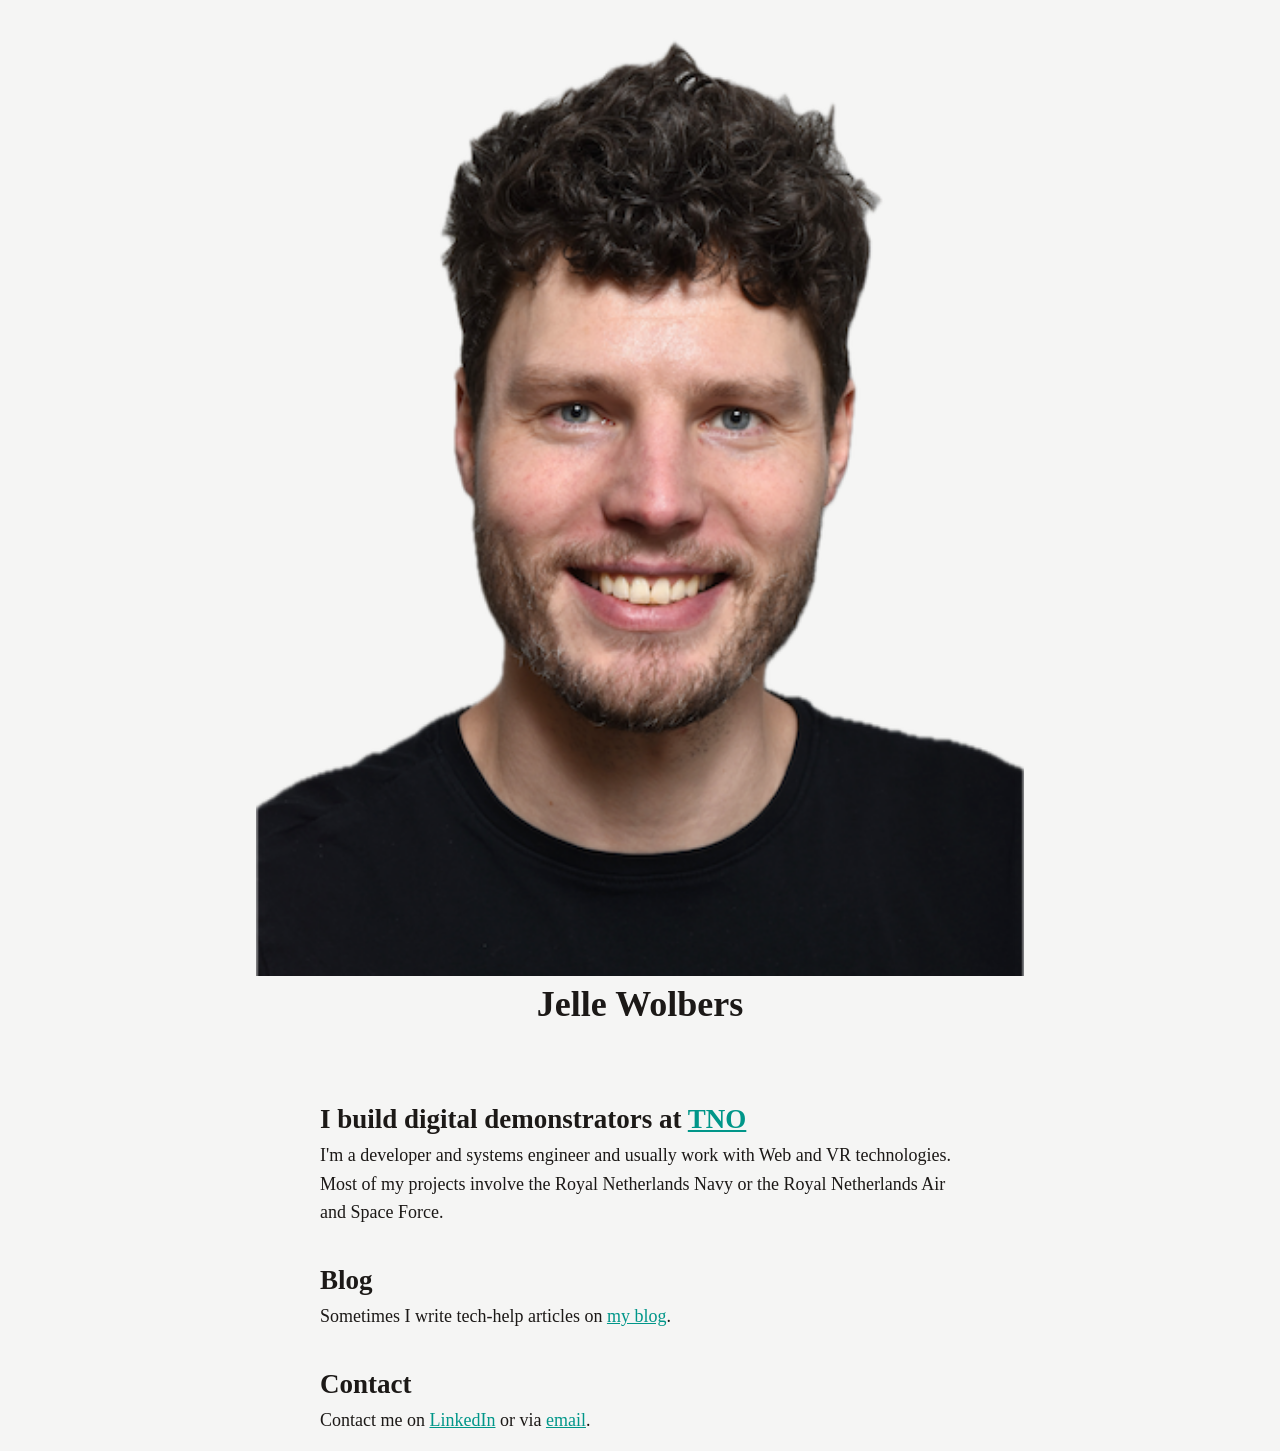
<file: index.html>
<!doctype html>
<html lang="en">
	<head>
		<meta charset="UTF-8" />
		<meta name="viewport" content="width=device-width, initial-scale=1.0" />
		<title>Jelle Wolbers</title>
		<link rel="stylesheet" href="global-styles.css" />
	</head>
	<body>
		<header>
			<img src="jelle.png" alt="A picture of Jelle Wolbers" style="aspect-ratio: 4/5; width: 60%" />
			<h1>Jelle Wolbers</h1>
		</header>
		<main>
			<section>
				<h2>I build digital demonstrators at <a href="https://www.tno.nl/" target="_blank">TNO</a></h2>
				<p>I'm a developer and systems engineer and usually work with Web and VR technologies. Most of my projects involve the Royal Netherlands Navy or the Royal Netherlands Air and Space Force.</p>
			</section>
			<section>
				<h2>Blog</h2>
				<p>Sometimes I write tech-help articles on <a href="/blog">my blog</a>.</p>
			</section>
			<section>
				<h2>Contact</h2>
				<p>Contact me on <a href="https://www.linkedin.com/in/jellewolbers/" target="_blank">LinkedIn</a> or via <a href="&#109;&#97;&#105;&#108;&#116;&#111;&colon;&#99;&#111;&#110;&#116;&#97;&#99;&#116;&commat;&#106;&#101;&#108;&#108;&#101;&#119;&#111;&#108;&#98;&#101;&#114;&#115;&period;&#110;&#108;">email</a>.</p>
			</section>
		</main>
	</body>
</html>
</file>
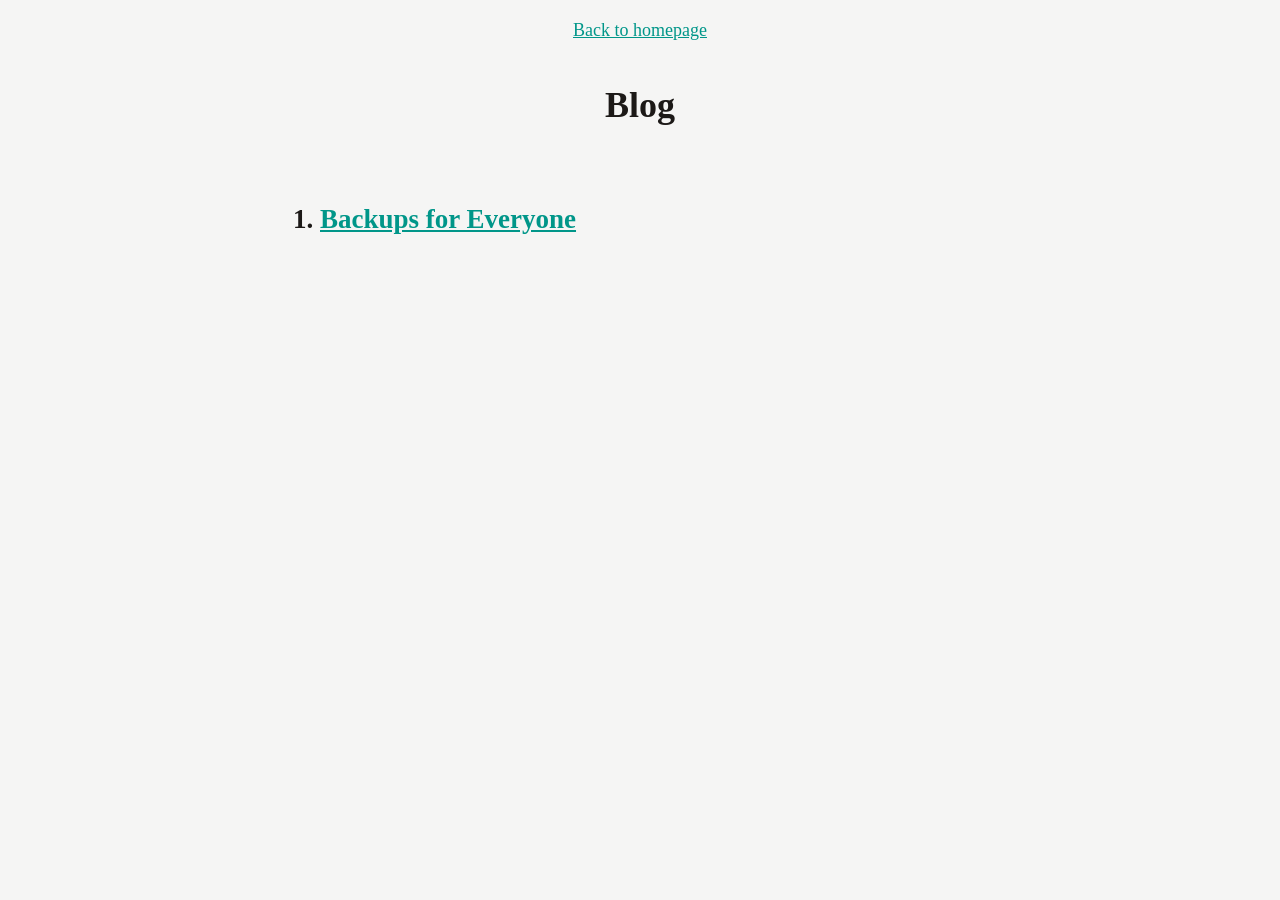
<file: blog/index.html>
<!doctype html>
<html lang="en">
	<head>
		<meta charset="UTF-8" />
		<meta name="viewport" content="width=device-width, initial-scale=1.0" />
		<title>Blog | Jelle Wolbers</title>
		<link rel="stylesheet" href="../global-styles.css" />
	</head>
	<body>
		<header>
			<nav><a href="../">Back to homepage</a></nav>
			<h1>Blog</h1>
		</header>
		<main>
			<section>
				<ol>
					<h2>
						<li><a href="backups-for-everyone/">Backups for Everyone</a></li>
					</h2>
				</ol>
			</section>
		</main>
	</body>
</html>
</file>
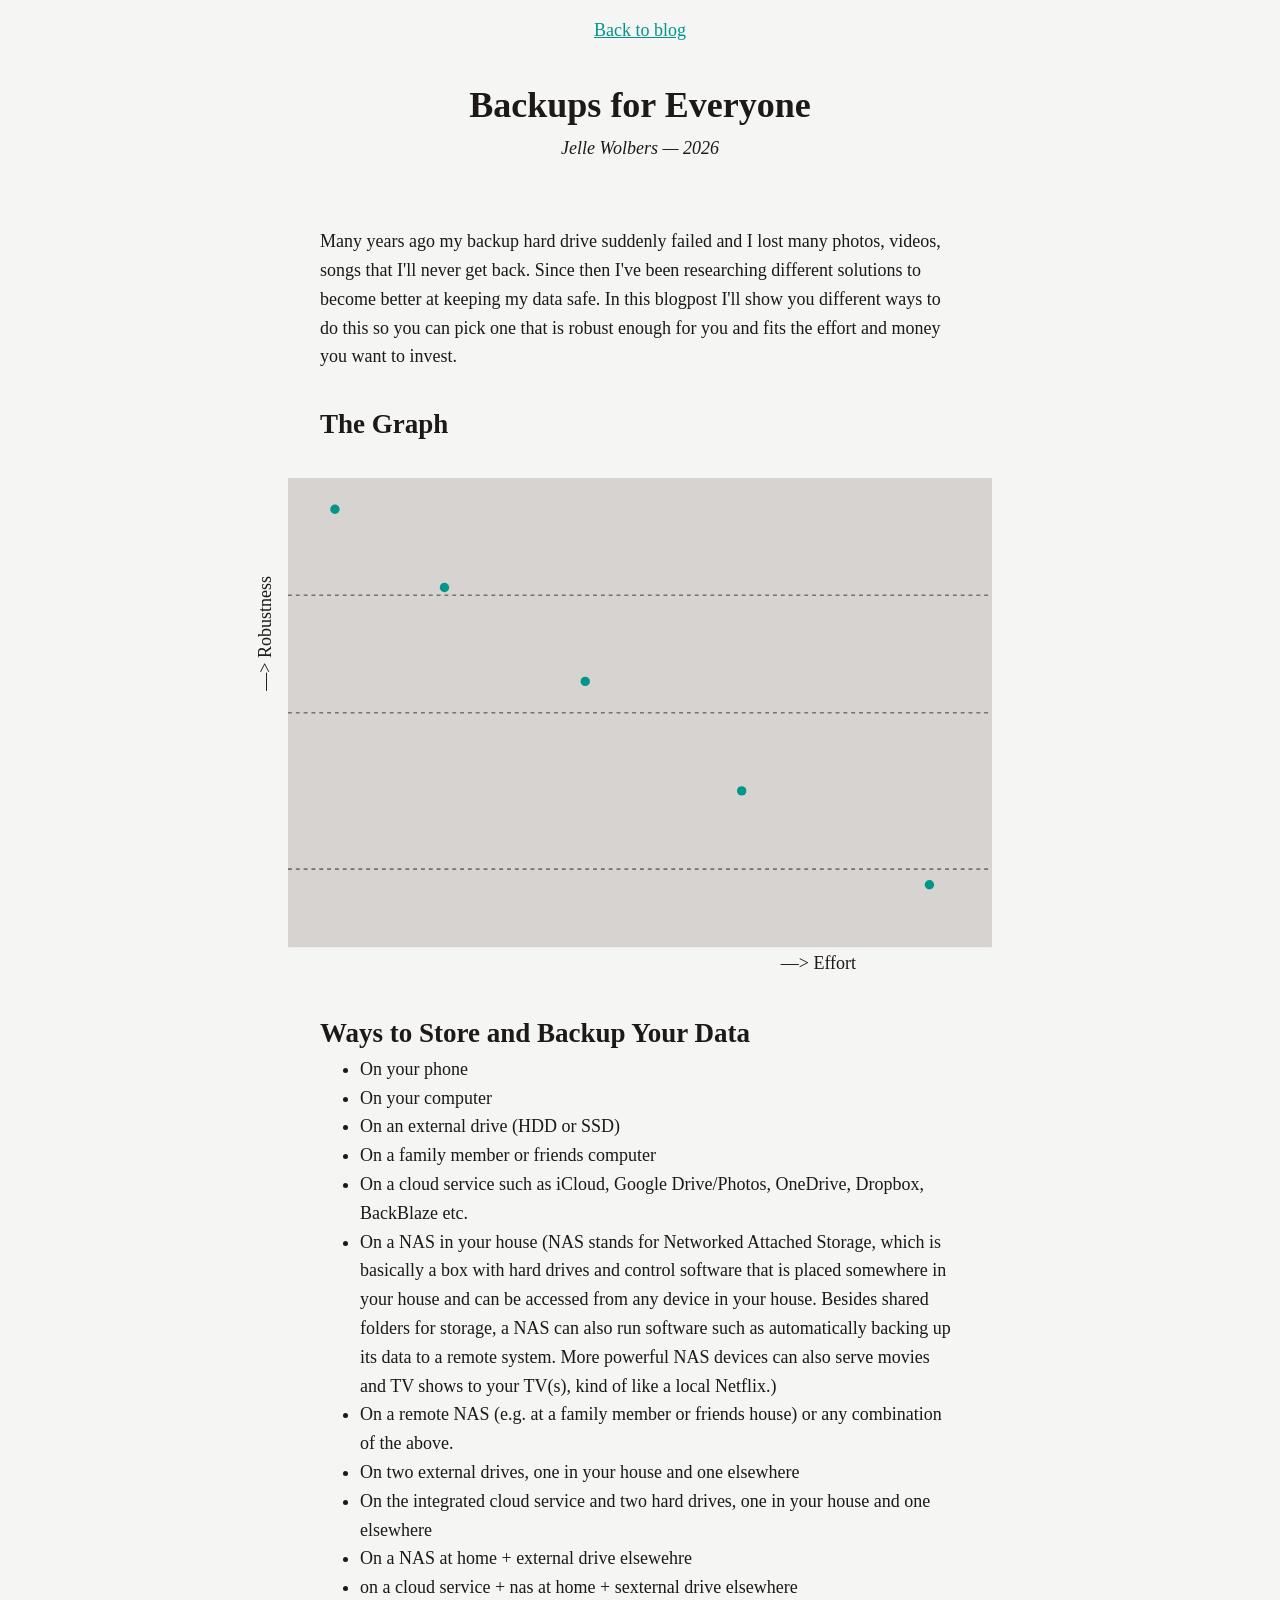
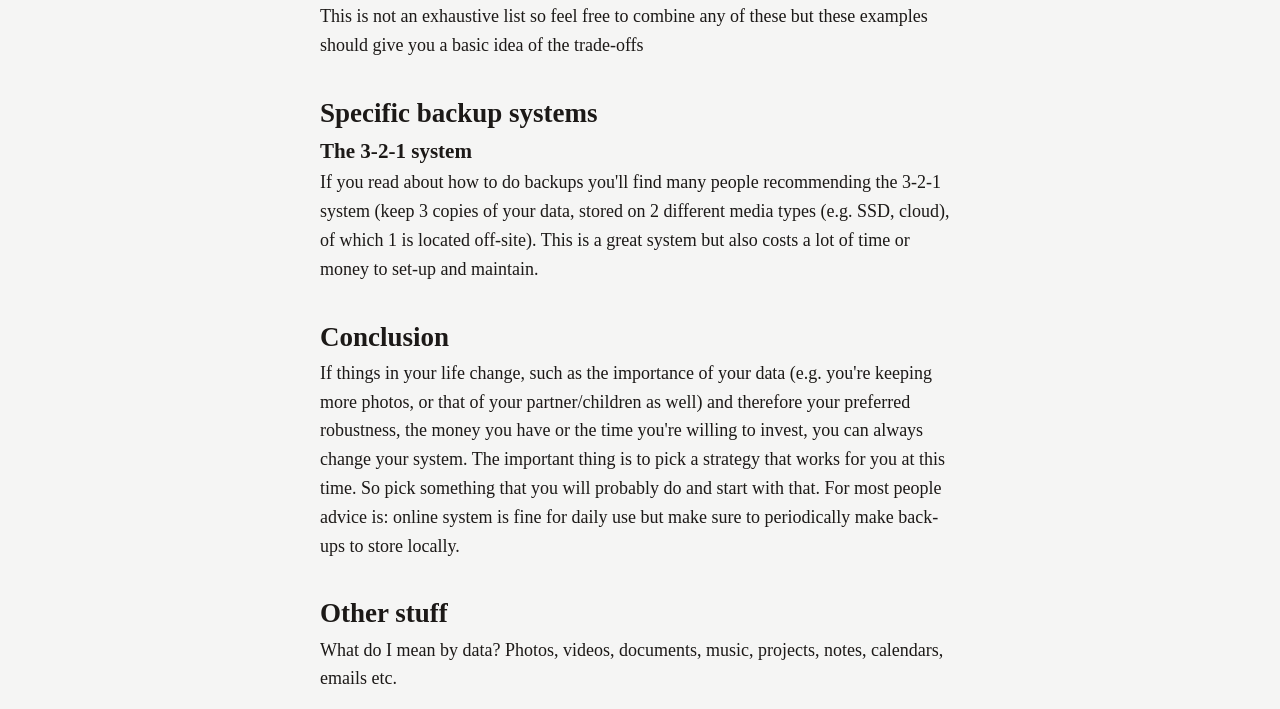
<file: blog/backups-for-everyone/index.html>
<!doctype html>
<html lang="en">
	<head>
		<meta charset="UTF-8" />
		<meta name="viewport" content="width=device-width, initial-scale=1.0" />
		<title>Backups for Everyone | Jelle Wolbers</title>
		<link rel="stylesheet" href="../../global-styles.css" />
	</head>
	<body>
		<header>
			<nav><a href="../">Back to blog</a></nav>
			<h1>Backups for Everyone</h1>
			<p><em>Jelle Wolbers — 2026</em></p>
		</header>
		<main>
			<section>
				<p>Many years ago my backup hard drive suddenly failed and I lost many photos, videos, songs that I'll never get back. Since then I've been researching different solutions to become better at keeping my data safe. In this blogpost I'll show you different ways to do this so you can pick one that is robust enough for you and fits the effort and money you want to invest.</p>
			</section>
			<section>
				<h2>The Graph</h2>
				<div style="position: relative; margin: 2rem clamp(-2rem, calc(-2rem - (100vw - 900px) / 2), 2rem); display: flex; justify-content: center">
					<svg viewbox="0 0 900 600" xmlns="http://www.w3.org/2000/svg">
						<rect width="100%" height="100%" fill="var(--stone-300)"></rect>
						<line x1="0" y1="500" x2="900" y2="500" style="stroke: var(--stone-500); stroke-width: 2; stroke-dasharray: 5" />
						<line x1="0" y1="300" x2="900" y2="300" style="stroke: var(--stone-500); stroke-width: 2; stroke-dasharray: 5" />
						<line x1="0" y1="150" x2="900" y2="150" style="stroke: var(--stone-500); stroke-width: 2; stroke-dasharray: 5" />
						<circle cx="60" cy="40" r="6" fill="var(--teal-600)" />
						<circle cx="200" cy="140" r="6" fill="var(--teal-600)" />
						<circle cx="380" cy="260" r="6" fill="var(--teal-600)" />
						<circle cx="580" cy="400" r="6" fill="var(--teal-600)" />
						<circle cx="820" cy="520" r="6" fill="var(--teal-600)" />
					</svg>
					<p style="position: absolute; top: 30%; left: -80px; transform: rotate(-90deg)">—> Robustness</p>
					<p style="position: absolute; bottom: -30px; left: 70%">—> Effort</p>
				</div>
			</section>
			<section>
				<h2>Ways to Store and Backup Your Data</h2>
				<ul>
					<li>On your phone</li>
					<li>On your computer</li>
					<li>On an external drive (HDD or SSD)</li>
					<li>On a family member or friends computer</li>
					<li>On a cloud service such as iCloud, Google Drive/Photos, OneDrive, Dropbox, BackBlaze etc.</li>
					<li>On a NAS in your house (NAS stands for Networked Attached Storage, which is basically a box with hard drives and control software that is placed somewhere in your house and can be accessed from any device in your house. Besides shared folders for storage, a NAS can also run software such as automatically backing up its data to a remote system. More powerful NAS devices can also serve movies and TV shows to your TV(s), kind of like a local Netflix.)</li>
					<li>On a remote NAS (e.g. at a family member or friends house) or any combination of the above.</li>
					<li>On two external drives, one in your house and one elsewhere</li>
					<li>On the integrated cloud service and two hard drives, one in your house and one elsewhere</li>
					<li>On a NAS at home + external drive elsewehre</li>
					<li>on a cloud service + nas at home + sexternal drive elsewhere</li>
				</ul>
				<p>This is not an exhaustive list so feel free to combine any of these but these examples should give you a basic idea of the trade-offs</p>
			</section>
			<section>
				<h2>Specific backup systems</h2>
				<h3>The 3-2-1 system</h3>
				<p>If you read about how to do backups you'll find many people recommending the 3-2-1 system (keep 3 copies of your data, stored on 2 different media types (e.g. SSD, cloud), of which 1 is located off-site). This is a great system but also costs a lot of time or money to set-up and maintain.</p>
			</section>
			<section>
				<h2>Conclusion</h2>
				<p>If things in your life change, such as the importance of your data (e.g. you're keeping more photos, or that of your partner/children as well) and therefore your preferred robustness, the money you have or the time you're willing to invest, you can always change your system. The important thing is to pick a strategy that works for you at this time. So pick something that you will probably do and start with that. For most people advice is: online system is fine for daily use but make sure to periodically make back-ups to store locally.</p>
			</section>
			<section>
				<h2>Other stuff</h2>
				<p>What do I mean by data? Photos, videos, documents, music, projects, notes, calendars, emails etc.</p>
			</section>
		</main>
	</body>
</html>
</file>
<file: global-styles.css>
:root {
	--stone-50: oklch(98.5% 0.001 106.423);
	--stone-100: oklch(97% 0.001 106.424);
	--stone-200: oklch(92.3% 0.003 48.717);
	--stone-300: oklch(86.9% 0.005 56.366);
	--stone-400: oklch(70.9% 0.01 56.259);
	--stone-500: oklch(55.3% 0.013 58.071);
	--stone-600: oklch(44.4% 0.011 73.639);
	--stone-700: oklch(37.4% 0.01 67.558);
	--stone-800: oklch(26.8% 0.007 34.298);
	--stone-900: oklch(21.6% 0.006 56.043);
	--stone-950: oklch(14.7% 0.004 49.25);
	--teal-50: oklch(98.4% 0.014 180.72);
	--teal-100: oklch(95.3% 0.051 180.801);
	--teal-200: oklch(91% 0.096 180.426);
	--teal-300: oklch(85.5% 0.138 181.071);
	--teal-400: oklch(77.7% 0.152 181.912);
	--teal-500: oklch(70.4% 0.14 182.503);
	--teal-600: oklch(60% 0.118 184.704);
	--teal-700: oklch(51.1% 0.096 186.391);
	--teal-800: oklch(43.7% 0.078 188.216);
	--teal-900: oklch(38.6% 0.063 188.416);
	--teal-950: oklch(27.7% 0.046 192.524);
	--max-normal-content-width: 42rem;
}

* {
	box-sizing: border-box;
	margin: 0;
	padding: 0;
}

body {
	background-color: var(--stone-100);
	color: var(--stone-900);
	font-family: Georgia, serif;
	font-size: 18px;
	line-height: 1.6;

	& header {
		margin: 1rem 0 3rem 0;
		display: flex;
		flex-direction: column;
		align-items: center;

		& nav {
			margin-bottom: 2rem;
		}
	}

	& main {
		display: flex;
		flex-direction: column;
		align-items: center;

		& section {
			width: 100%;
			max-width: var(--max-normal-content-width);
			padding: 1rem;
		}
	}

	& ul li {
		margin-left: 2.5rem;
	}

	& a {
		color: var(--teal-600);
	}
	& a:hover {
		color: var(--teal-700);
	}
}
</file>
